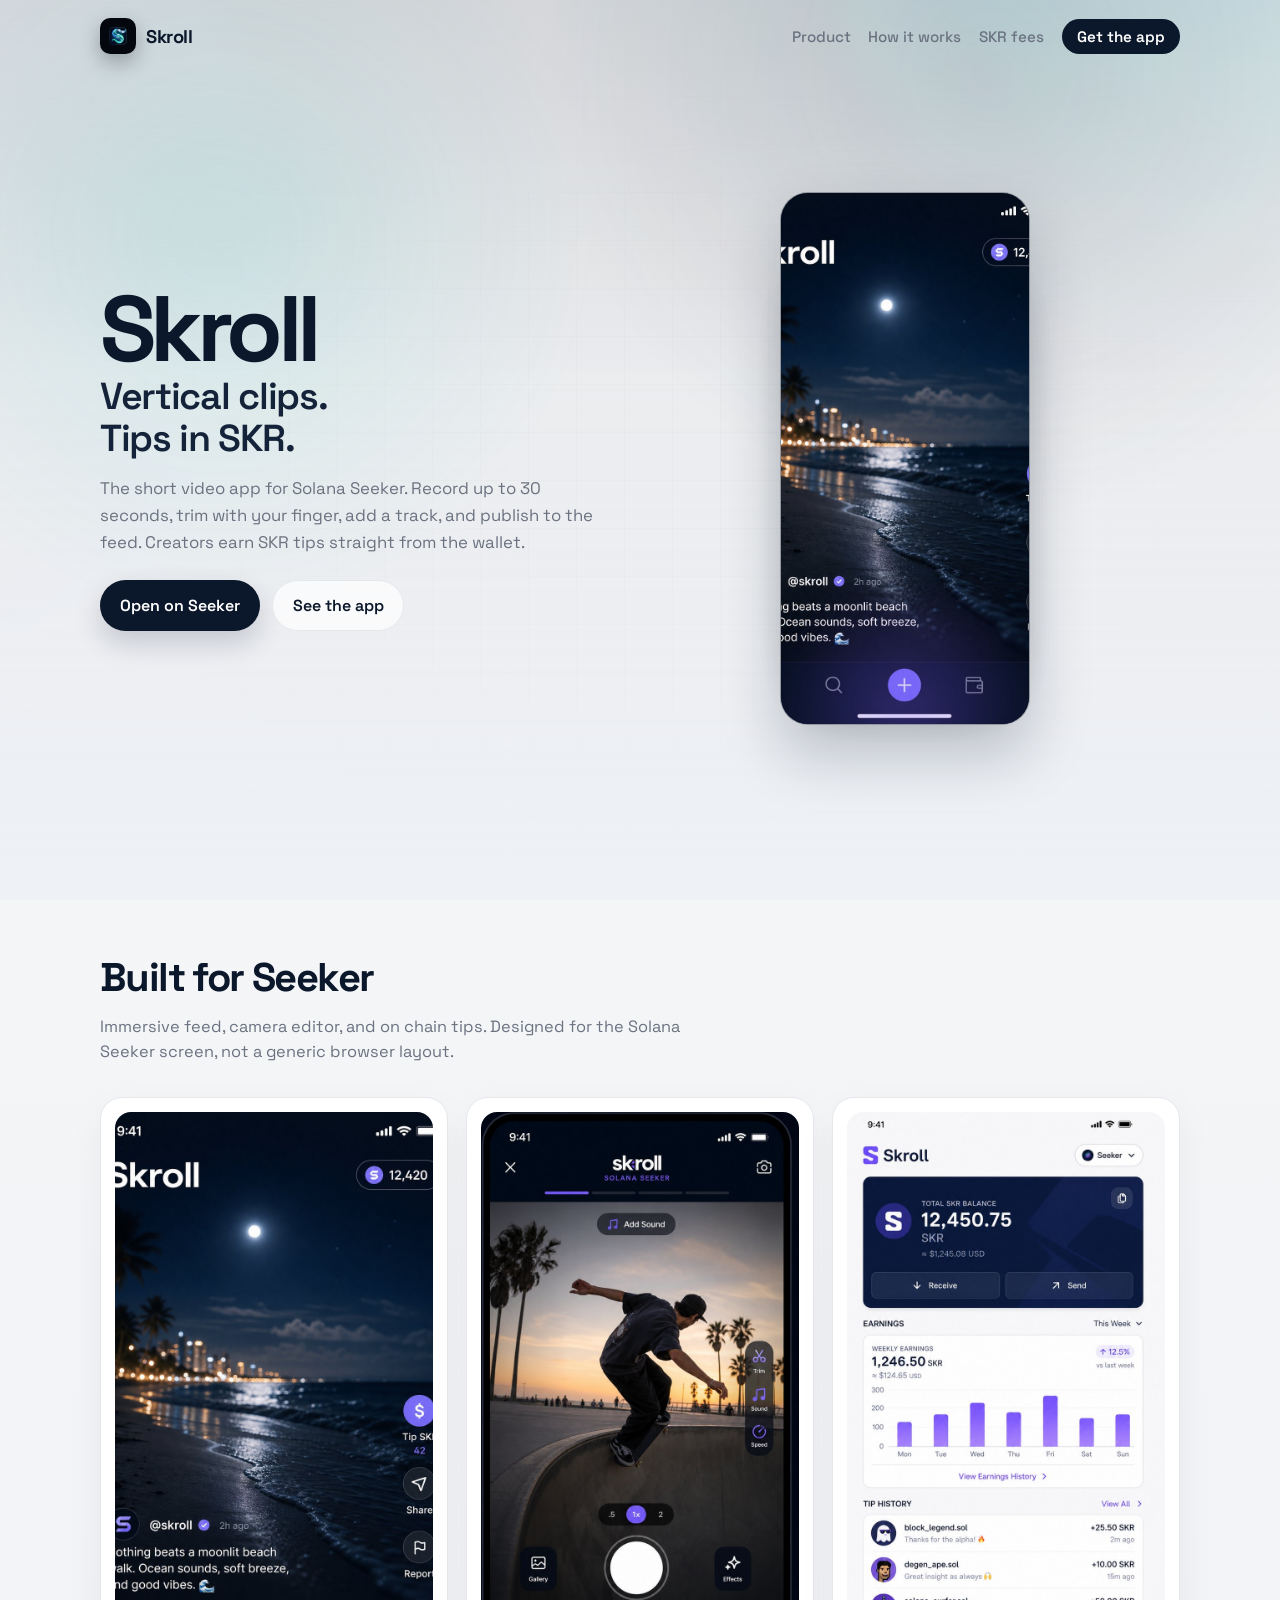
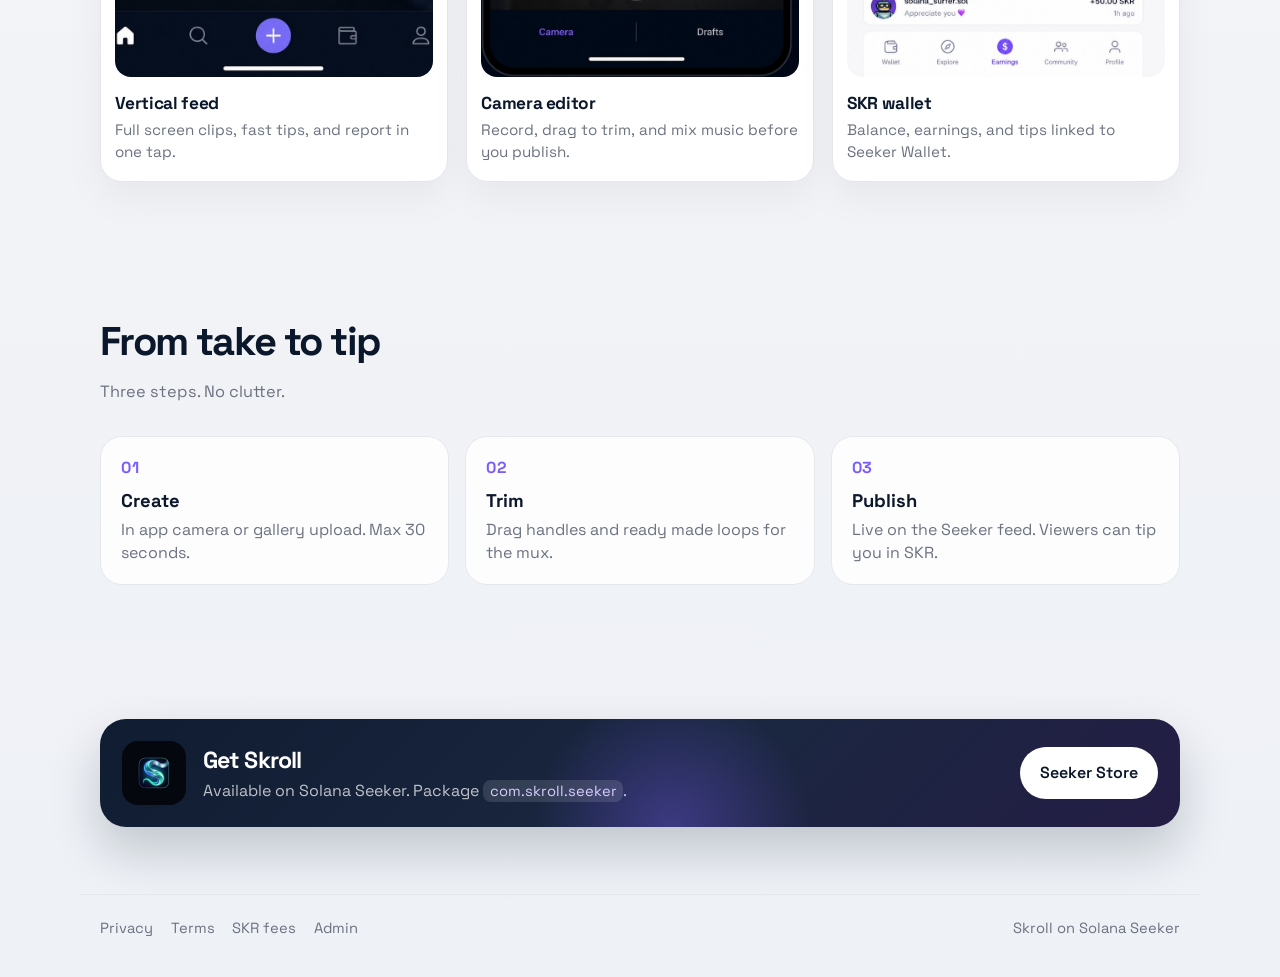
<file: index.html>
<!DOCTYPE html>
<html lang="en">
  <head>
    <meta charset="utf-8" />
    <meta name="viewport" content="width=device-width, initial-scale=1" />
    <title>Skroll | Short video on Solana Seeker</title>
    <meta
      name="description"
      content="Skroll is the vertical clip app for Solana Seeker. Record up to 30 seconds, trim with your finger, add music, and publish. Creators earn tips in SKR."
    />
    <meta property="og:title" content="Skroll" />
    <meta
      property="og:description"
      content="Vertical clips on Solana Seeker. Tip in SKR, fast editor, light feed."
    />
    <meta property="og:type" content="website" />
    <link rel="icon" href="./icon.png" type="image/png" />
    <link rel="preconnect" href="https://fonts.googleapis.com" />
    <link rel="preconnect" href="https://fonts.gstatic.com" crossorigin />
    <link
      href="https://fonts.googleapis.com/css2?family=Space+Grotesk:wght@400;500;600;700&display=swap"
      rel="stylesheet"
    />
    <link rel="stylesheet" href="./styles.css" />
  </head>
  <body>
    <div class="bg-stage" aria-hidden="true"><img src="./bg.jpg" alt="" /></div>
    <div class="aurora" aria-hidden="true"></div>
    <div class="grid-fade" aria-hidden="true"></div>

    <header class="top">
      <a class="brand" href="./">
        <img src="./logo.png" alt="" width="36" height="36" />
        <span>Skroll</span>
      </a>
      <nav>
        <a href="#product">Product</a>
        <a href="#flow">How it works</a>
        <a href="./skr.html">SKR fees</a>
        <a class="nav-cta" href="#get">Get the app</a>
      </nav>
    </header>

    <main>
      <section class="hero">
        <div class="hero-copy">
          <p class="brand-lockup">Skroll</p>
          <h1>Vertical clips.<br />Tips in SKR.</h1>
          <p class="lede">
            The short video app for Solana Seeker. Record up to 30 seconds, trim with your finger,
            add a track, and publish to the feed. Creators earn SKR tips straight from the wallet.
          </p>
          <div class="cta-row">
            <a class="btn primary" href="#get">Open on Seeker</a>
            <a class="btn ghost" href="#product">See the app</a>
          </div>
        </div>

        <div class="hero-phones" aria-label="Skroll app preview">
          <figure class="phone phone-side phone-left reveal">
            <img src="./screens/create.jpg" alt="Skroll create screen" />
          </figure>
          <figure class="phone phone-main reveal">
            <img src="./screens/feed.jpg" alt="Skroll vertical feed" />
            <div class="phone-glow" aria-hidden="true"></div>
          </figure>
          <figure class="phone phone-side phone-right reveal">
            <img src="./screens/wallet.jpg" alt="Skroll wallet and SKR earnings" />
          </figure>
        </div>
      </section>

      <section id="product" class="section product">
        <h2>Built for Seeker</h2>
        <p class="section-lede">
          Immersive feed, camera editor, and on chain tips. Designed for the Solana Seeker screen,
          not a generic browser layout.
        </p>

        <div class="showcase">
          <article class="shot reveal">
            <div class="shot-frame">
              <img src="./screens/feed.jpg" alt="Skroll feed" />
            </div>
            <h3>Vertical feed</h3>
            <p>Full screen clips, fast tips, and report in one tap.</p>
          </article>
          <article class="shot reveal">
            <div class="shot-frame">
              <img src="./screens/create.jpg" alt="Skroll editor" />
            </div>
            <h3>Camera editor</h3>
            <p>Record, drag to trim, and mix music before you publish.</p>
          </article>
          <article class="shot reveal">
            <div class="shot-frame">
              <img src="./screens/wallet.jpg" alt="Skroll wallet" />
            </div>
            <h3>SKR wallet</h3>
            <p>Balance, earnings, and tips linked to Seeker Wallet.</p>
          </article>
        </div>
      </section>

      <section id="flow" class="section flow">
        <h2>From take to tip</h2>
        <p class="section-lede">Three steps. No clutter.</p>
        <ol class="steps">
          <li class="reveal">
            <span>01</span>
            <h3>Create</h3>
            <p>In app camera or gallery upload. Max 30 seconds.</p>
          </li>
          <li class="reveal">
            <span>02</span>
            <h3>Trim</h3>
            <p>Drag handles and ready made loops for the mux.</p>
          </li>
          <li class="reveal">
            <span>03</span>
            <h3>Publish</h3>
            <p>Live on the Seeker feed. Viewers can tip you in SKR.</p>
          </li>
        </ol>
      </section>

      <section id="get" class="section get">
        <div class="get-panel reveal">
          <img src="./logo.png" alt="Skroll icon" width="64" height="64" />
          <div>
            <h2>Get Skroll</h2>
            <p>
              Available on Solana Seeker. Package
              <code>com.skroll.seeker</code>.
            </p>
          </div>
          <a
            class="btn primary"
            href="https://solanamobile.com/"
            target="_blank"
            rel="noreferrer"
            >Seeker Store</a
          >
        </div>
      </section>
    </main>

    <footer>
      <div class="footer-links">
        <a href="./privacy.html">Privacy</a>
        <a href="./terms.html">Terms</a>
        <a href="./skr.html">SKR fees</a>
        <a href="./admin.html">Admin</a>
      </div>
      <span>Skroll on Solana Seeker</span>
    </footer>

    <script src="./app.js"></script>
  </body>
</html>
</file>
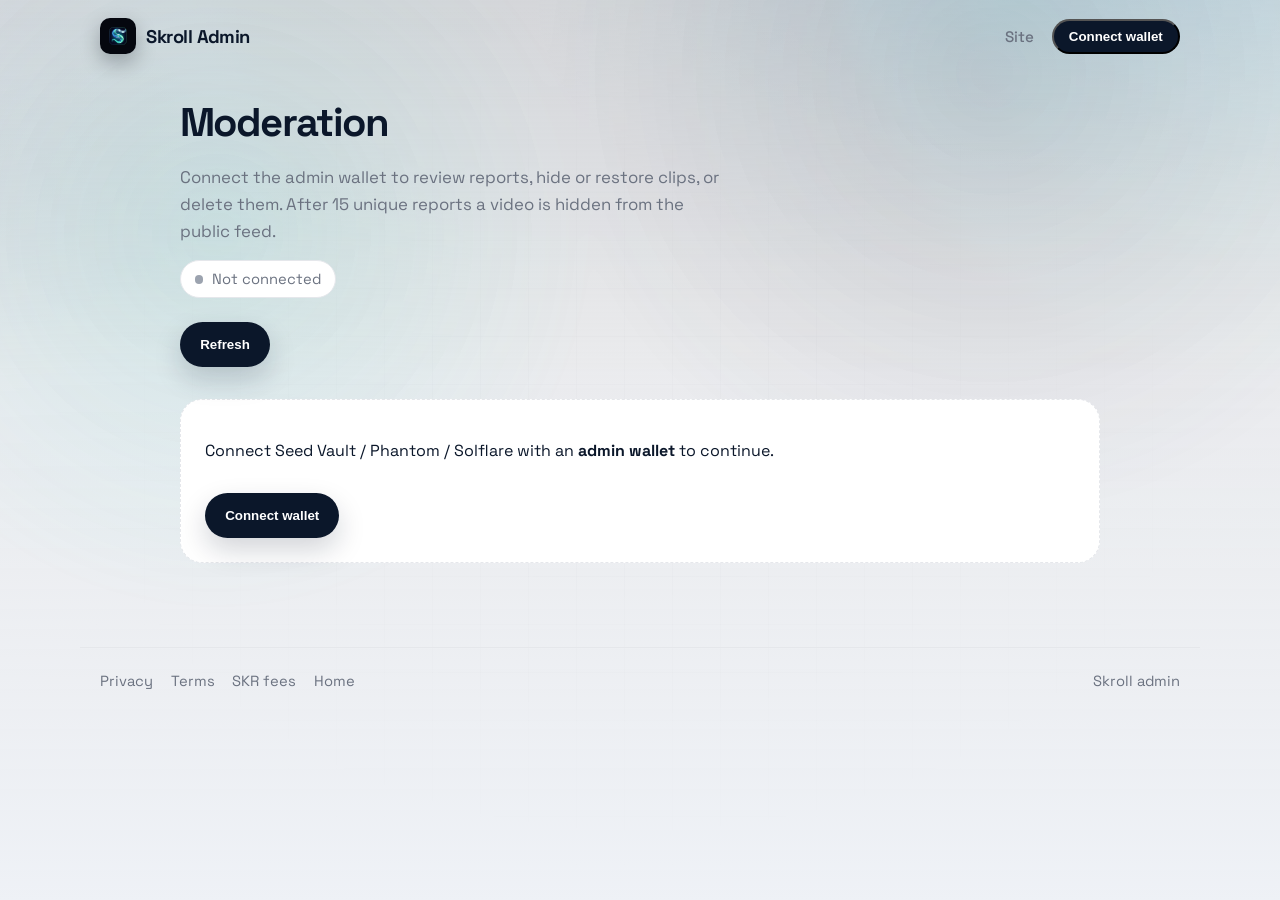
<file: admin.html>
<!DOCTYPE html>
<html lang="en">
  <head>
    <meta charset="utf-8" />
    <meta name="viewport" content="width=device-width, initial-scale=1" />
    <title>Skroll Admin</title>
    <meta name="robots" content="noindex" />
    <link rel="icon" href="./icon.png" type="image/png" />
    <link rel="preconnect" href="https://fonts.googleapis.com" />
    <link rel="preconnect" href="https://fonts.gstatic.com" crossorigin />
    <link
      href="https://fonts.googleapis.com/css2?family=Space+Grotesk:wght@400;500;600;700&display=swap"
      rel="stylesheet"
    />
    <link rel="stylesheet" href="./styles.css" />
    <link rel="stylesheet" href="./admin.css" />
  </head>
  <body>
    <div class="bg-stage" aria-hidden="true"><img src="./bg.jpg" alt="" /></div>
    <div class="aurora" aria-hidden="true"></div>
    <div class="grid-fade" aria-hidden="true"></div>

    <header class="top">
      <a class="brand" href="./">
        <img src="./logo.png" alt="" width="36" height="36" />
        <span>Skroll Admin</span>
      </a>
      <nav>
        <a href="./">Site</a>
        <button class="nav-cta" type="button" id="connectBtn">Connect wallet</button>
      </nav>
    </header>

    <main class="admin">
      <section class="admin-hero">
        <h1>Moderation</h1>
        <p class="lede">
          Connect the admin wallet to review reports, hide or restore clips, or delete them.
          After 15 unique reports a video is hidden from the public feed.
        </p>
        <div class="session" id="session">
          <span class="dot" id="sessionDot"></span>
          <span id="sessionLabel">Not connected</span>
        </div>
      </section>

      <section class="admin-toolbar" id="toolbar" hidden>
        <button class="btn primary" type="button" id="refreshBtn">Refresh</button>
        <span id="stats" class="muted"></span>
      </section>

      <p class="err" id="error" hidden></p>

      <div class="gate" id="gate">
        <p>Connect Seed Vault / Phantom / Solflare with an <strong>admin wallet</strong> to continue.</p>
        <button class="btn primary" type="button" id="connectBtn2">Connect wallet</button>
      </div>

      <div class="admin-list" id="list" hidden></div>
    </main>

    <footer>
      <div class="footer-links">
        <a href="./privacy.html">Privacy</a>
        <a href="./terms.html">Terms</a>
        <a href="./skr.html">SKR fees</a>
        <a href="./">Home</a>
      </div>
      <span>Skroll admin</span>
    </footer>

    <script src="./admin.js"></script>
  </body>
</html>
</file>
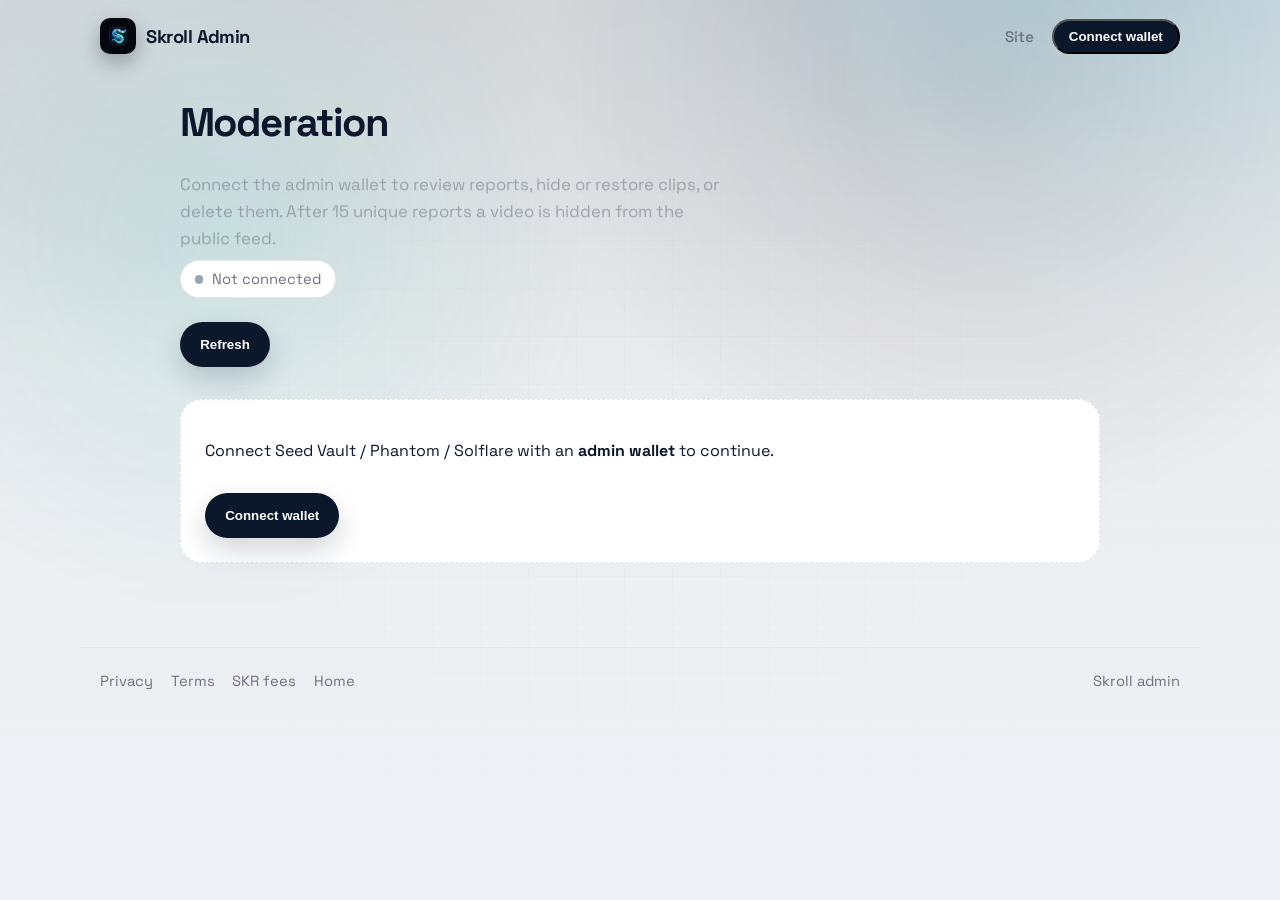
<file: moderation.html>
<!DOCTYPE html>
<html lang="en">
  <head>
    <meta charset="utf-8" />
    <meta http-equiv="refresh" content="0; url=./admin.html" />
    <title>Redirecting…</title>
    <link rel="canonical" href="./admin.html" />
  </head>
  <body>
    <p>Moved to <a href="./admin.html">Admin</a>.</p>
  </body>
</html>
</file>
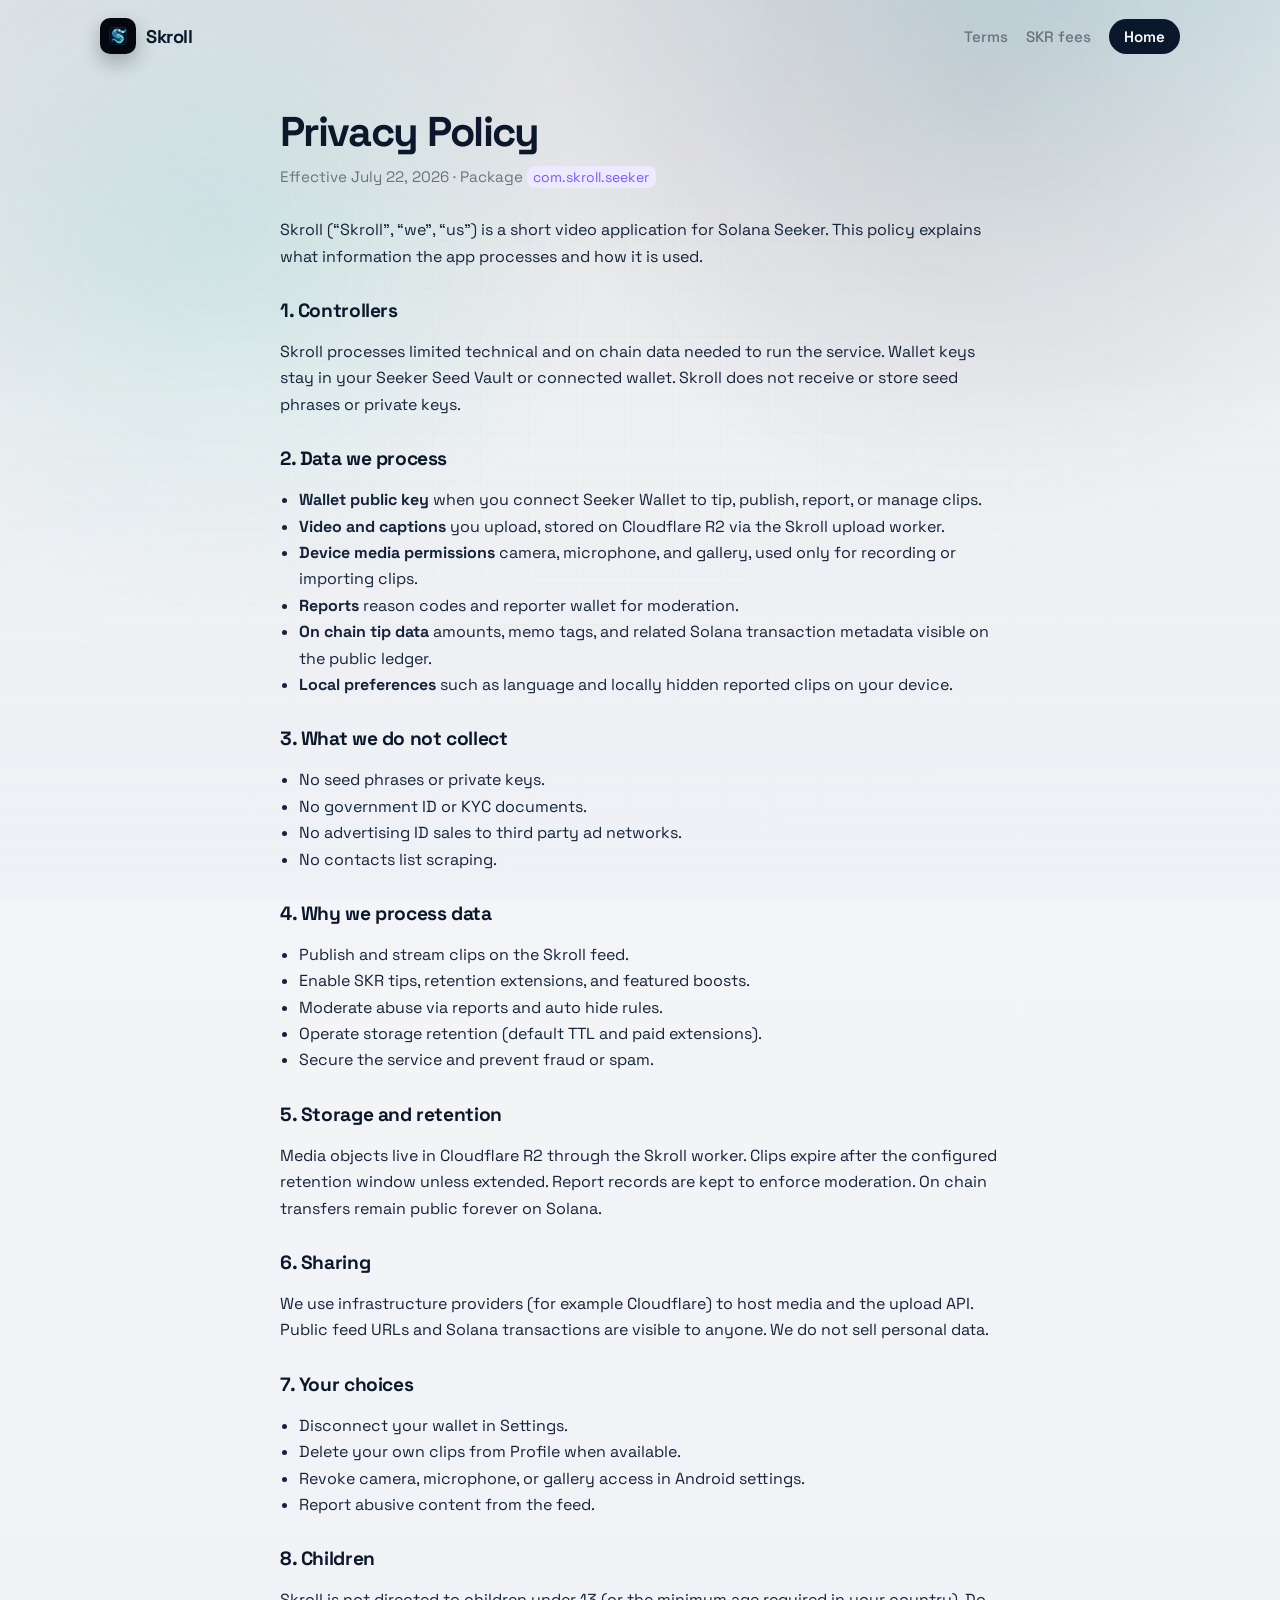
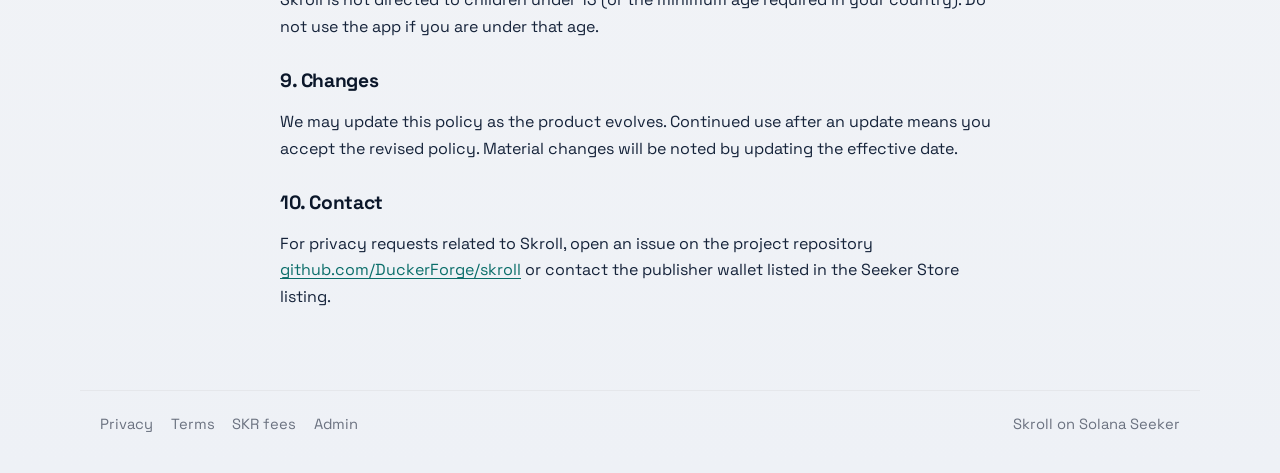
<file: privacy.html>
<!DOCTYPE html>
<html lang="en">
  <head>
    <meta charset="utf-8" />
    <meta name="viewport" content="width=device-width, initial-scale=1" />
    <title>Privacy Policy | Skroll</title>
    <meta name="description" content="Skroll privacy policy for the Solana Seeker short video app." />
    <link rel="icon" href="./icon.png" type="image/png" />
    <link rel="preconnect" href="https://fonts.googleapis.com" />
    <link rel="preconnect" href="https://fonts.gstatic.com" crossorigin />
    <link href="https://fonts.googleapis.com/css2?family=Space+Grotesk:wght@400;500;600;700&display=swap" rel="stylesheet" />
    <link rel="stylesheet" href="./styles.css" />
    <link rel="stylesheet" href="./legal.css" />
  </head>
  <body>
    <div class="bg-stage" aria-hidden="true"><img src="./bg.jpg" alt="" /></div>
    <div class="aurora" aria-hidden="true"></div>
    <div class="grid-fade" aria-hidden="true"></div>

    <header class="top">
      <a class="brand" href="./">
        <img src="./logo.png" alt="" width="36" height="36" />
        <span>Skroll</span>
      </a>
      <nav>
        <a href="./terms.html">Terms</a>
        <a href="./skr.html">SKR fees</a>
        <a class="nav-cta" href="./">Home</a>
      </nav>
    </header>

    <main class="legal">
      <h1>Privacy Policy</h1>
      <p class="meta">Effective July 22, 2026 · Package <code>com.skroll.seeker</code></p>

      <p>
        Skroll (“Skroll”, “we”, “us”) is a short video application for Solana Seeker.
        This policy explains what information the app processes and how it is used.
      </p>

      <h2>1. Controllers</h2>
      <p>
        Skroll processes limited technical and on chain data needed to run the service.
        Wallet keys stay in your Seeker Seed Vault or connected wallet. Skroll does not
        receive or store seed phrases or private keys.
      </p>

      <h2>2. Data we process</h2>
      <ul>
        <li><strong>Wallet public key</strong> when you connect Seeker Wallet to tip, publish, report, or manage clips.</li>
        <li><strong>Video and captions</strong> you upload, stored on Cloudflare R2 via the Skroll upload worker.</li>
        <li><strong>Device media permissions</strong> camera, microphone, and gallery, used only for recording or importing clips.</li>
        <li><strong>Reports</strong> reason codes and reporter wallet for moderation.</li>
        <li><strong>On chain tip data</strong> amounts, memo tags, and related Solana transaction metadata visible on the public ledger.</li>
        <li><strong>Local preferences</strong> such as language and locally hidden reported clips on your device.</li>
      </ul>

      <h2>3. What we do not collect</h2>
      <ul>
        <li>No seed phrases or private keys.</li>
        <li>No government ID or KYC documents.</li>
        <li>No advertising ID sales to third party ad networks.</li>
        <li>No contacts list scraping.</li>
      </ul>

      <h2>4. Why we process data</h2>
      <ul>
        <li>Publish and stream clips on the Skroll feed.</li>
        <li>Enable SKR tips, retention extensions, and featured boosts.</li>
        <li>Moderate abuse via reports and auto hide rules.</li>
        <li>Operate storage retention (default TTL and paid extensions).</li>
        <li>Secure the service and prevent fraud or spam.</li>
      </ul>

      <h2>5. Storage and retention</h2>
      <p>
        Media objects live in Cloudflare R2 through the Skroll worker. Clips expire after the
        configured retention window unless extended. Report records are kept to enforce
        moderation. On chain transfers remain public forever on Solana.
      </p>

      <h2>6. Sharing</h2>
      <p>
        We use infrastructure providers (for example Cloudflare) to host media and the upload API.
        Public feed URLs and Solana transactions are visible to anyone. We do not sell personal data.
      </p>

      <h2>7. Your choices</h2>
      <ul>
        <li>Disconnect your wallet in Settings.</li>
        <li>Delete your own clips from Profile when available.</li>
        <li>Revoke camera, microphone, or gallery access in Android settings.</li>
        <li>Report abusive content from the feed.</li>
      </ul>

      <h2>8. Children</h2>
      <p>
        Skroll is not directed to children under 13 (or the minimum age required in your country).
        Do not use the app if you are under that age.
      </p>

      <h2>9. Changes</h2>
      <p>
        We may update this policy as the product evolves. Continued use after an update means
        you accept the revised policy. Material changes will be noted by updating the effective date.
      </p>

      <h2>10. Contact</h2>
      <p>
        For privacy requests related to Skroll, open an issue on the project repository
        <a href="https://github.com/DuckerForge/skroll">github.com/DuckerForge/skroll</a>
        or contact the publisher wallet listed in the Seeker Store listing.
      </p>
    </main>

    <footer>
      <div class="footer-links">
        <a href="./privacy.html">Privacy</a>
        <a href="./terms.html">Terms</a>
        <a href="./skr.html">SKR fees</a>
        <a href="./admin.html">Admin</a>
      </div>
      <span>Skroll on Solana Seeker</span>
    </footer>
  </body>
</html>
</file>
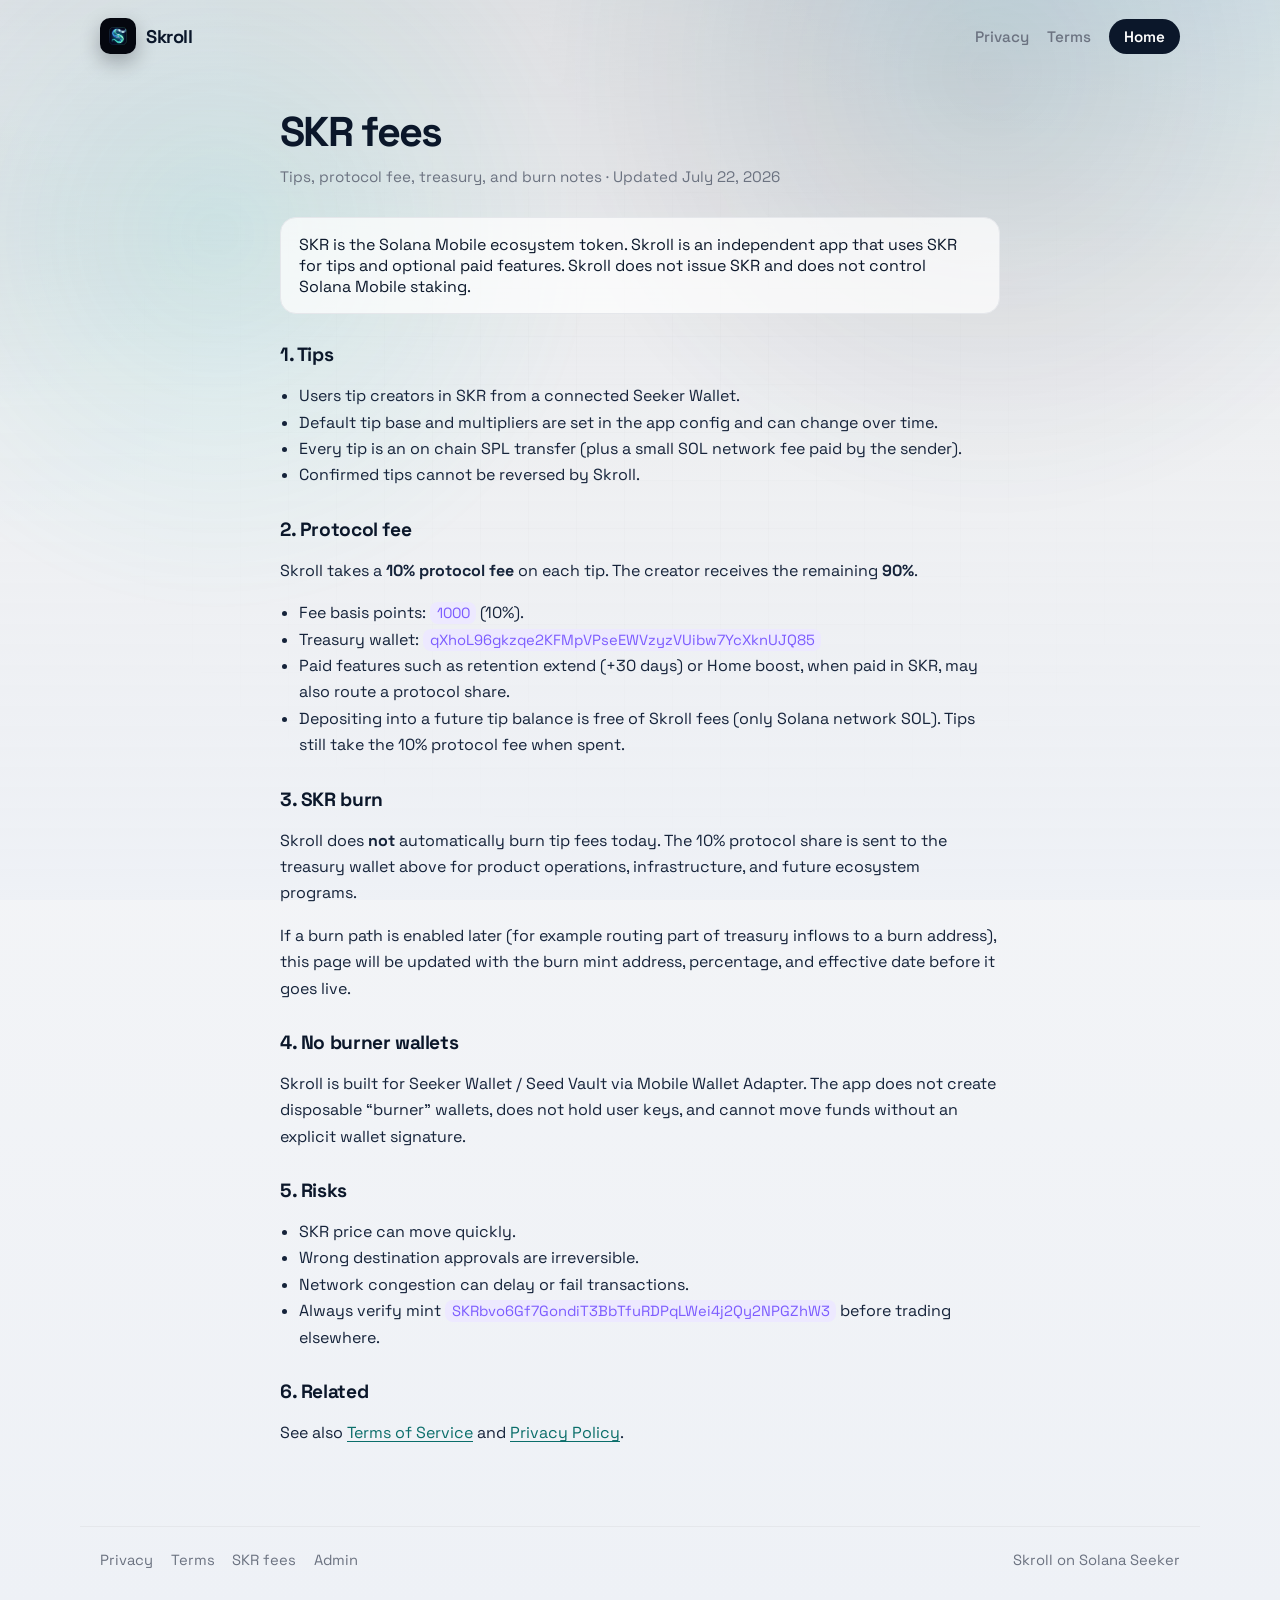
<file: skr.html>
<!DOCTYPE html>
<html lang="en">
  <head>
    <meta charset="utf-8" />
    <meta name="viewport" content="width=device-width, initial-scale=1" />
    <title>SKR fees | Skroll</title>
    <meta
      name="description"
      content="How Skroll tips work in SKR, protocol fee, treasury wallet, and burn policy."
    />
    <link rel="icon" href="./icon.png" type="image/png" />
    <link rel="preconnect" href="https://fonts.googleapis.com" />
    <link rel="preconnect" href="https://fonts.gstatic.com" crossorigin />
    <link href="https://fonts.googleapis.com/css2?family=Space+Grotesk:wght@400;500;600;700&display=swap" rel="stylesheet" />
    <link rel="stylesheet" href="./styles.css" />
    <link rel="stylesheet" href="./legal.css" />
  </head>
  <body>
    <div class="bg-stage" aria-hidden="true"><img src="./bg.jpg" alt="" /></div>
    <div class="aurora" aria-hidden="true"></div>
    <div class="grid-fade" aria-hidden="true"></div>

    <header class="top">
      <a class="brand" href="./">
        <img src="./logo.png" alt="" width="36" height="36" />
        <span>Skroll</span>
      </a>
      <nav>
        <a href="./privacy.html">Privacy</a>
        <a href="./terms.html">Terms</a>
        <a class="nav-cta" href="./">Home</a>
      </nav>
    </header>

    <main class="legal">
      <h1>SKR fees</h1>
      <p class="meta">Tips, protocol fee, treasury, and burn notes · Updated July 22, 2026</p>

      <div class="callout">
        SKR is the Solana Mobile ecosystem token. Skroll is an independent app that uses SKR for tips
        and optional paid features. Skroll does not issue SKR and does not control Solana Mobile staking.
      </div>

      <h2>1. Tips</h2>
      <ul>
        <li>Users tip creators in SKR from a connected Seeker Wallet.</li>
        <li>Default tip base and multipliers are set in the app config and can change over time.</li>
        <li>Every tip is an on chain SPL transfer (plus a small SOL network fee paid by the sender).</li>
        <li>Confirmed tips cannot be reversed by Skroll.</li>
      </ul>

      <h2>2. Protocol fee</h2>
      <p>
        Skroll takes a <strong>10% protocol fee</strong> on each tip. The creator receives the remaining
        <strong>90%</strong>.
      </p>
      <ul>
        <li>Fee basis points: <code>1000</code> (10%).</li>
        <li>Treasury wallet: <code>qXhoL96gkzqe2KFMpVPseEWVzyzVUibw7YcXknUJQ85</code></li>
        <li>Paid features such as retention extend (+30 days) or Home boost, when paid in SKR, may also route a protocol share.</li>
        <li>Depositing into a future tip balance is free of Skroll fees (only Solana network SOL). Tips still take the 10% protocol fee when spent.</li>
      </ul>

      <h2>3. SKR burn</h2>
      <p>
        Skroll does <strong>not</strong> automatically burn tip fees today. The 10% protocol share is sent
        to the treasury wallet above for product operations, infrastructure, and future ecosystem programs.
      </p>
      <p>
        If a burn path is enabled later (for example routing part of treasury inflows to a burn address),
        this page will be updated with the burn mint address, percentage, and effective date before it goes live.
      </p>

      <h2>4. No burner wallets</h2>
      <p>
        Skroll is built for Seeker Wallet / Seed Vault via Mobile Wallet Adapter. The app does not create
        disposable “burner” wallets, does not hold user keys, and cannot move funds without an explicit
        wallet signature.
      </p>

      <h2>5. Risks</h2>
      <ul>
        <li>SKR price can move quickly.</li>
        <li>Wrong destination approvals are irreversible.</li>
        <li>Network congestion can delay or fail transactions.</li>
        <li>Always verify mint <code>SKRbvo6Gf7GondiT3BbTfuRDPqLWei4j2Qy2NPGZhW3</code> before trading elsewhere.</li>
      </ul>

      <h2>6. Related</h2>
      <p>
        See also <a href="./terms.html">Terms of Service</a> and
        <a href="./privacy.html">Privacy Policy</a>.
      </p>
    </main>

    <footer>
      <div class="footer-links">
        <a href="./privacy.html">Privacy</a>
        <a href="./terms.html">Terms</a>
        <a href="./skr.html">SKR fees</a>
        <a href="./admin.html">Admin</a>
      </div>
      <span>Skroll on Solana Seeker</span>
    </footer>
  </body>
</html>
</file>
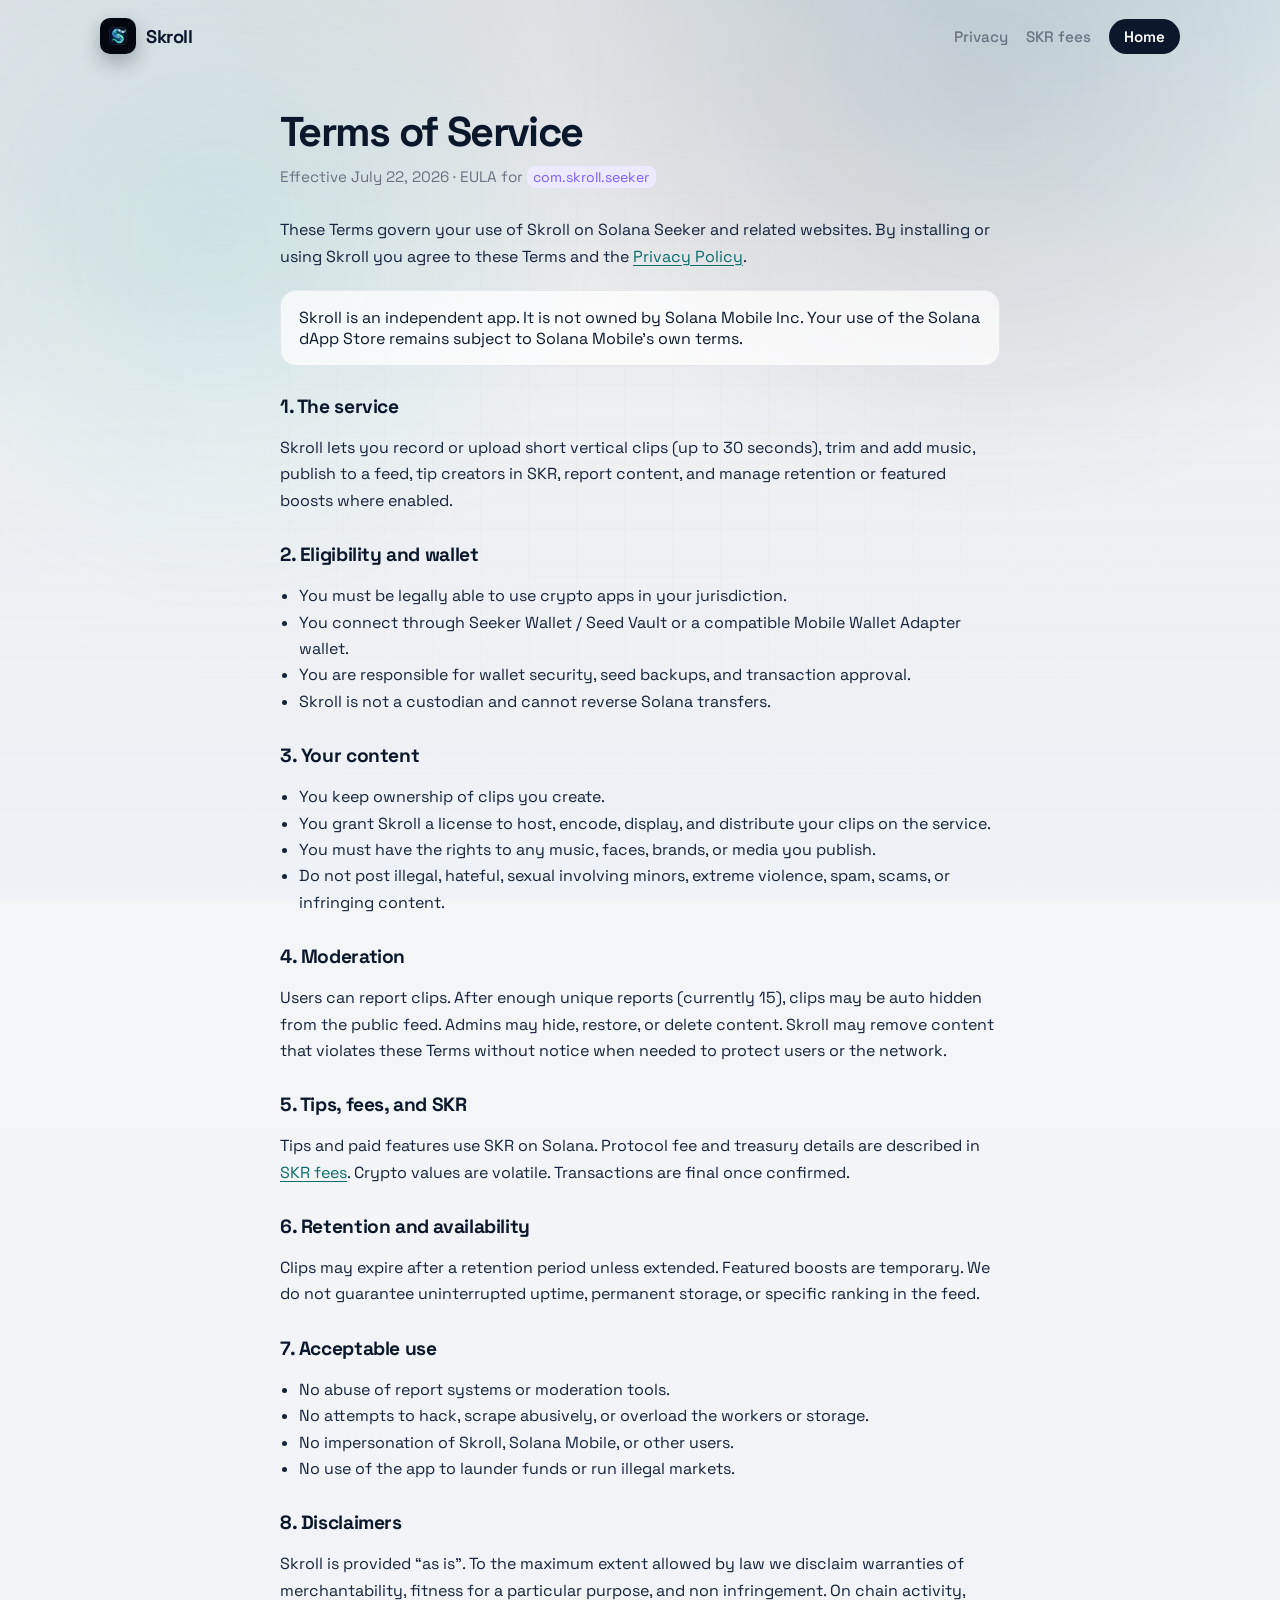
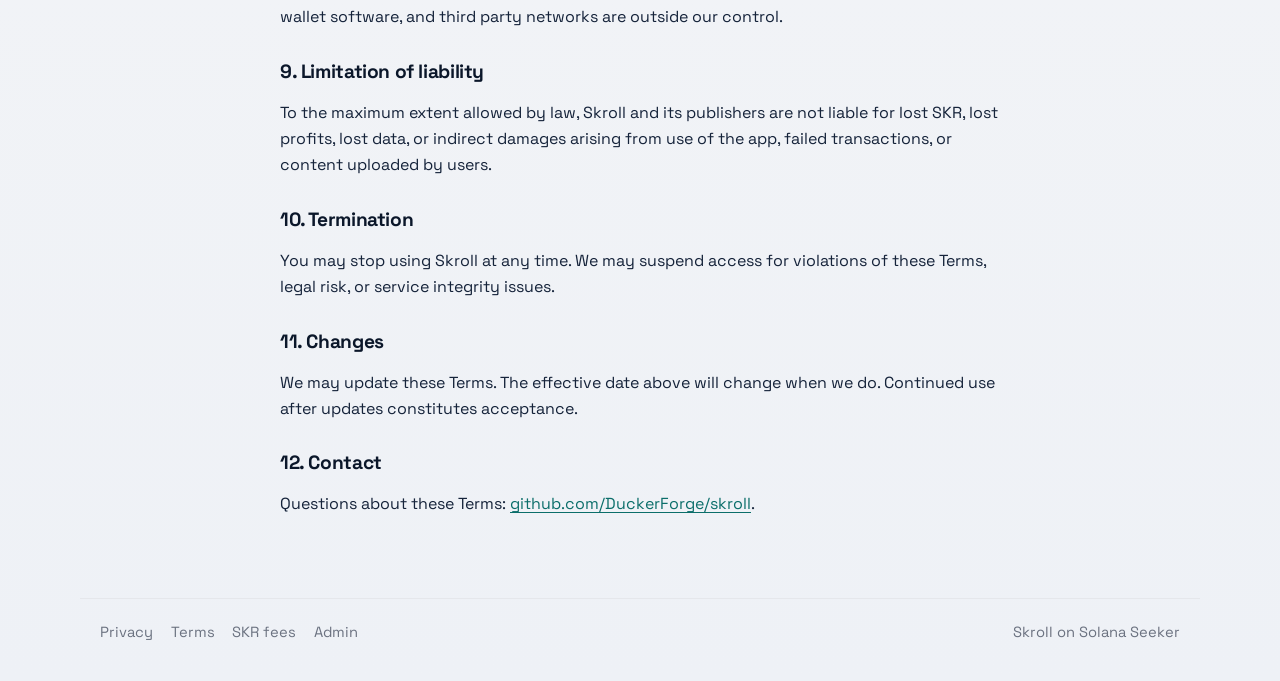
<file: terms.html>
<!DOCTYPE html>
<html lang="en">
  <head>
    <meta charset="utf-8" />
    <meta name="viewport" content="width=device-width, initial-scale=1" />
    <title>Terms of Service | Skroll</title>
    <meta name="description" content="Skroll terms of service and end user license terms for Solana Seeker." />
    <link rel="icon" href="./icon.png" type="image/png" />
    <link rel="preconnect" href="https://fonts.googleapis.com" />
    <link rel="preconnect" href="https://fonts.gstatic.com" crossorigin />
    <link href="https://fonts.googleapis.com/css2?family=Space+Grotesk:wght@400;500;600;700&display=swap" rel="stylesheet" />
    <link rel="stylesheet" href="./styles.css" />
    <link rel="stylesheet" href="./legal.css" />
  </head>
  <body>
    <div class="bg-stage" aria-hidden="true"><img src="./bg.jpg" alt="" /></div>
    <div class="aurora" aria-hidden="true"></div>
    <div class="grid-fade" aria-hidden="true"></div>

    <header class="top">
      <a class="brand" href="./">
        <img src="./logo.png" alt="" width="36" height="36" />
        <span>Skroll</span>
      </a>
      <nav>
        <a href="./privacy.html">Privacy</a>
        <a href="./skr.html">SKR fees</a>
        <a class="nav-cta" href="./">Home</a>
      </nav>
    </header>

    <main class="legal">
      <h1>Terms of Service</h1>
      <p class="meta">Effective July 22, 2026 · EULA for <code>com.skroll.seeker</code></p>

      <p>
        These Terms govern your use of Skroll on Solana Seeker and related websites.
        By installing or using Skroll you agree to these Terms and the
        <a href="./privacy.html">Privacy Policy</a>.
      </p>

      <div class="callout">
        Skroll is an independent app. It is not owned by Solana Mobile Inc.
        Your use of the Solana dApp Store remains subject to Solana Mobile’s own terms.
      </div>

      <h2>1. The service</h2>
      <p>
        Skroll lets you record or upload short vertical clips (up to 30 seconds), trim and add music,
        publish to a feed, tip creators in SKR, report content, and manage retention or featured boosts
        where enabled.
      </p>

      <h2>2. Eligibility and wallet</h2>
      <ul>
        <li>You must be legally able to use crypto apps in your jurisdiction.</li>
        <li>You connect through Seeker Wallet / Seed Vault or a compatible Mobile Wallet Adapter wallet.</li>
        <li>You are responsible for wallet security, seed backups, and transaction approval.</li>
        <li>Skroll is not a custodian and cannot reverse Solana transfers.</li>
      </ul>

      <h2>3. Your content</h2>
      <ul>
        <li>You keep ownership of clips you create.</li>
        <li>You grant Skroll a license to host, encode, display, and distribute your clips on the service.</li>
        <li>You must have the rights to any music, faces, brands, or media you publish.</li>
        <li>Do not post illegal, hateful, sexual involving minors, extreme violence, spam, scams, or infringing content.</li>
      </ul>

      <h2>4. Moderation</h2>
      <p>
        Users can report clips. After enough unique reports (currently 15), clips may be auto hidden
        from the public feed. Admins may hide, restore, or delete content. Skroll may remove content
        that violates these Terms without notice when needed to protect users or the network.
      </p>

      <h2>5. Tips, fees, and SKR</h2>
      <p>
        Tips and paid features use SKR on Solana. Protocol fee and treasury details are described in
        <a href="./skr.html">SKR fees</a>. Crypto values are volatile. Transactions are final once confirmed.
      </p>

      <h2>6. Retention and availability</h2>
      <p>
        Clips may expire after a retention period unless extended. Featured boosts are temporary.
        We do not guarantee uninterrupted uptime, permanent storage, or specific ranking in the feed.
      </p>

      <h2>7. Acceptable use</h2>
      <ul>
        <li>No abuse of report systems or moderation tools.</li>
        <li>No attempts to hack, scrape abusively, or overload the workers or storage.</li>
        <li>No impersonation of Skroll, Solana Mobile, or other users.</li>
        <li>No use of the app to launder funds or run illegal markets.</li>
      </ul>

      <h2>8. Disclaimers</h2>
      <p>
        Skroll is provided “as is”. To the maximum extent allowed by law we disclaim warranties of
        merchantability, fitness for a particular purpose, and non infringement. On chain activity,
        wallet software, and third party networks are outside our control.
      </p>

      <h2>9. Limitation of liability</h2>
      <p>
        To the maximum extent allowed by law, Skroll and its publishers are not liable for lost SKR,
        lost profits, lost data, or indirect damages arising from use of the app, failed transactions,
        or content uploaded by users.
      </p>

      <h2>10. Termination</h2>
      <p>
        You may stop using Skroll at any time. We may suspend access for violations of these Terms,
        legal risk, or service integrity issues.
      </p>

      <h2>11. Changes</h2>
      <p>
        We may update these Terms. The effective date above will change when we do. Continued use
        after updates constitutes acceptance.
      </p>

      <h2>12. Contact</h2>
      <p>
        Questions about these Terms:
        <a href="https://github.com/DuckerForge/skroll">github.com/DuckerForge/skroll</a>.
      </p>
    </main>

    <footer>
      <div class="footer-links">
        <a href="./privacy.html">Privacy</a>
        <a href="./terms.html">Terms</a>
        <a href="./skr.html">SKR fees</a>
        <a href="./admin.html">Admin</a>
      </div>
      <span>Skroll on Solana Seeker</span>
    </footer>
  </body>
</html>
</file>
<file: styles.css>
:root {
  --bg: #f4f5f7;
  --bg-deep: #e8ebf1;
  --ink: #0b172a;
  --ink-soft: #15233a;
  --muted: #6b7280;
  --line: #e5e7eb;
  --card: #ffffff;
  --purple: #7c5cff;
  --purple-soft: #ede9ff;
  --navy: #0b172a;
  --font: "Space Grotesk", system-ui, sans-serif;
  --max: 1120px;
  --radius: 22px;
}

* {
  box-sizing: border-box;
}

html {
  scroll-behavior: smooth;
}

body {
  margin: 0;
  min-height: 100vh;
  color: var(--ink);
  font-family: var(--font);
  background:
    radial-gradient(900px 520px at 88% -8%, rgba(124, 92, 255, 0.16), transparent 55%),
    radial-gradient(700px 480px at -10% 20%, rgba(11, 23, 42, 0.08), transparent 50%),
    linear-gradient(180deg, #f7f8fb 0%, var(--bg) 40%, #eef1f6 100%);
  overflow-x: hidden;
}

a {
  color: inherit;
  text-decoration: none;
}

code {
  font-family: var(--font);
  font-size: 0.92em;
  color: var(--purple);
  background: var(--purple-soft);
  padding: 0.12rem 0.4rem;
  border-radius: 8px;
}

.bg-stage,
.aurora,
.grid-fade,
.top,
main,
footer {
  position: relative;
  z-index: 1;
}

.bg-stage {
  pointer-events: none;
  position: fixed;
  inset: 0;
  z-index: 0;
  overflow: hidden;
}

.bg-stage img {
  width: 100%;
  height: 100%;
  object-fit: cover;
  opacity: 0.28;
  filter: saturate(0.9) contrast(1.05);
}

.bg-stage::after {
  content: "";
  position: absolute;
  inset: 0;
  background:
    linear-gradient(180deg, rgba(247, 248, 251, 0.5), rgba(244, 245, 247, 0.86) 42%, #eef1f6),
    radial-gradient(900px 500px at 80% 0%, rgba(0, 196, 180, 0.14), transparent 55%),
    radial-gradient(700px 420px at 10% 30%, rgba(11, 23, 42, 0.1), transparent 50%);
}

.aurora {
  pointer-events: none;
  position: fixed;
  inset: -10% -5%;
  z-index: 0;
  background:
    radial-gradient(circle at 20% 30%, rgba(0, 196, 180, 0.1), transparent 28%),
    radial-gradient(circle at 75% 15%, rgba(21, 35, 58, 0.12), transparent 32%);
  filter: blur(8px);
  animation: drift 16s ease-in-out infinite alternate;
}

.grid-fade {
  pointer-events: none;
  position: fixed;
  inset: 0;
  z-index: 0;
  opacity: 0.35;
  background-image:
    linear-gradient(rgba(11, 23, 42, 0.035) 1px, transparent 1px),
    linear-gradient(90deg, rgba(11, 23, 42, 0.035) 1px, transparent 1px);
  background-size: 48px 48px;
  mask-image: radial-gradient(ellipse at center, black 20%, transparent 75%);
}

.top {
  max-width: var(--max);
  margin: 0 auto;
  padding: 1.15rem 1.25rem;
  display: flex;
  align-items: center;
  justify-content: space-between;
  gap: 1rem;
}

.brand {
  display: inline-flex;
  align-items: center;
  gap: 0.65rem;
  font-weight: 700;
  letter-spacing: -0.03em;
  font-size: 1.15rem;
}

.brand img {
  border-radius: 10px;
  box-shadow: 0 8px 20px rgba(5, 7, 15, 0.28);
}

nav {
  display: flex;
  align-items: center;
  gap: 1.1rem;
  color: var(--muted);
  font-size: 0.95rem;
  font-weight: 500;
}

nav a:hover {
  color: var(--ink);
}

.nav-cta {
  color: #fff !important;
  background: var(--navy);
  padding: 0.5rem 0.95rem;
  border-radius: 999px;
  font-weight: 600;
  transition: transform 0.2s ease, background 0.2s ease;
}

.nav-cta:hover {
  transform: translateY(-1px);
  background: var(--ink-soft);
}

.hero {
  max-width: var(--max);
  margin: 0 auto;
  padding: 1rem 1.25rem 3.5rem;
  display: grid;
  grid-template-columns: 0.95fr 1.05fr;
  gap: 2rem;
  align-items: center;
  min-height: calc(100vh - 5.5rem);
}

.brand-lockup {
  margin: 0 0 0.2rem;
  font-size: clamp(3.2rem, 8vw, 5.8rem);
  font-weight: 700;
  letter-spacing: -0.06em;
  line-height: 0.92;
  color: var(--navy);
  animation: rise 0.85s ease both;
}

.hero h1 {
  margin: 0;
  font-size: clamp(1.55rem, 3.2vw, 2.35rem);
  font-weight: 600;
  letter-spacing: -0.035em;
  line-height: 1.12;
  color: var(--ink-soft);
  animation: rise 0.85s ease 0.08s both;
}

.lede {
  margin: 1rem 0 0;
  max-width: 34rem;
  color: var(--muted);
  font-size: 1.05rem;
  line-height: 1.6;
  animation: rise 0.85s ease 0.16s both;
}

.cta-row {
  display: flex;
  flex-wrap: wrap;
  gap: 0.75rem;
  margin-top: 1.5rem;
  animation: rise 0.85s ease 0.24s both;
}

.btn {
  display: inline-flex;
  align-items: center;
  justify-content: center;
  padding: 0.88rem 1.2rem;
  border-radius: 999px;
  font-weight: 600;
  border: 1px solid transparent;
  transition: transform 0.2s ease, background 0.2s ease, border-color 0.2s ease,
    box-shadow 0.2s ease;
}

.btn:hover {
  transform: translateY(-1px);
}

.btn.primary {
  background: var(--navy);
  color: #fff;
  box-shadow: 0 12px 28px rgba(11, 23, 42, 0.18);
}

.btn.primary:hover {
  background: var(--ink-soft);
}

.btn.ghost {
  background: rgba(255, 255, 255, 0.7);
  border-color: var(--line);
  color: var(--ink);
  backdrop-filter: blur(8px);
}

.hero-phones {
  position: relative;
  height: min(640px, 78vh);
  display: grid;
  place-items: center;
  perspective: 1200px;
}

.phone {
  margin: 0;
  position: absolute;
  border-radius: 28px;
  overflow: hidden;
  background: #0b172a;
  border: 1px solid rgba(255, 255, 255, 0.55);
  box-shadow:
    0 30px 60px rgba(11, 23, 42, 0.22),
    0 2px 0 rgba(255, 255, 255, 0.35) inset;
}

.phone img {
  display: block;
  width: 100%;
  height: 100%;
  object-fit: cover;
}

.phone-main {
  width: min(250px, 42vw);
  aspect-ratio: 9 / 19.2;
  z-index: 3;
  animation: floatY 5.5s ease-in-out infinite;
}

.phone-glow {
  position: absolute;
  inset: auto -18% -18% -18%;
  height: 42%;
  background: radial-gradient(circle, rgba(124, 92, 255, 0.35), transparent 68%);
  filter: blur(18px);
  pointer-events: none;
  animation: pulse 3.8s ease-in-out infinite;
}

.phone-side {
  width: min(190px, 30vw);
  aspect-ratio: 9 / 19.2;
  z-index: 2;
  opacity: 0.96;
}

.phone-left {
  transform: translate(-42%, 8%) rotate(-9deg);
  animation: floatY 6.2s ease-in-out 0.4s infinite;
}

.phone-right {
  transform: translate(42%, 12%) rotate(9deg);
  animation: floatY 6.8s ease-in-out 0.8s infinite;
}

.section {
  max-width: var(--max);
  margin: 0 auto;
  padding: 4.2rem 1.25rem;
}

.section h2 {
  margin: 0;
  font-size: clamp(1.7rem, 3.5vw, 2.5rem);
  letter-spacing: -0.04em;
  font-weight: 700;
}

.section-lede {
  margin: 0.7rem 0 0;
  max-width: 38rem;
  color: var(--muted);
  line-height: 1.55;
  font-size: 1.02rem;
}

.showcase {
  margin-top: 2rem;
  display: grid;
  grid-template-columns: repeat(3, 1fr);
  gap: 1.1rem;
}

.shot {
  background: var(--card);
  border: 1px solid var(--line);
  border-radius: var(--radius);
  padding: 0.9rem 0.9rem 1.15rem;
  box-shadow: 0 16px 40px rgba(11, 23, 42, 0.05);
}

.shot-frame {
  border-radius: 16px;
  overflow: hidden;
  background: var(--navy);
  aspect-ratio: 9 / 16;
  margin-bottom: 0.95rem;
}

.shot-frame img {
  width: 100%;
  height: 100%;
  object-fit: cover;
  display: block;
  transition: transform 0.55s ease;
}

.shot:hover .shot-frame img {
  transform: scale(1.035);
}

.shot h3 {
  margin: 0 0 0.3rem;
  font-size: 1.08rem;
  letter-spacing: -0.02em;
}

.shot p {
  margin: 0;
  color: var(--muted);
  line-height: 1.45;
  font-size: 0.95rem;
}

.steps {
  list-style: none;
  margin: 2rem 0 0;
  padding: 0;
  display: grid;
  grid-template-columns: repeat(3, 1fr);
  gap: 1rem;
}

.steps li {
  background: rgba(255, 255, 255, 0.82);
  border: 1px solid var(--line);
  border-radius: var(--radius);
  padding: 1.25rem;
  backdrop-filter: blur(8px);
}

.steps span {
  display: inline-block;
  font-weight: 700;
  color: var(--purple);
  margin-bottom: 0.7rem;
  letter-spacing: 0.04em;
}

.steps h3 {
  margin: 0 0 0.35rem;
  font-size: 1.15rem;
}

.steps p {
  margin: 0;
  color: var(--muted);
  line-height: 1.45;
}

.get-panel {
  display: grid;
  grid-template-columns: auto 1fr auto;
  gap: 1.1rem;
  align-items: center;
  padding: 1.35rem;
  border-radius: calc(var(--radius) + 4px);
  background: linear-gradient(135deg, #101c31, #1a2740 55%, #241d45);
  color: #fff;
  box-shadow: 0 24px 50px rgba(11, 23, 42, 0.2);
  position: relative;
  overflow: hidden;
}

.get-panel::before {
  content: "";
  position: absolute;
  inset: -30% auto auto 40%;
  width: 280px;
  height: 280px;
  background: radial-gradient(circle, rgba(124, 92, 255, 0.35), transparent 70%);
  pointer-events: none;
}

.get-panel > * {
  position: relative;
  z-index: 1;
}

.get-panel img {
  border-radius: 16px;
}

.get-panel h2 {
  margin: 0;
  font-size: 1.45rem;
  color: #fff;
}

.get-panel p {
  margin: 0.35rem 0 0;
  color: rgba(255, 255, 255, 0.72);
}

.get-panel .btn.primary {
  background: #fff;
  color: var(--navy);
  box-shadow: none;
}

.get-panel code {
  background: rgba(255, 255, 255, 0.12);
  color: #d7ccff;
}

footer {
  max-width: var(--max);
  margin: 0 auto;
  padding: 1.5rem 1.25rem 2.5rem;
  display: flex;
  justify-content: space-between;
  gap: 1rem;
  flex-wrap: wrap;
  color: var(--muted);
  border-top: 1px solid var(--line);
  font-size: 0.92rem;
}

.footer-links {
  display: flex;
  flex-wrap: wrap;
  gap: 0.85rem 1.1rem;
  align-items: center;
}

.footer-links a:hover {
  color: var(--ink);
}

.reveal {
  opacity: 0;
  transform: translateY(18px);
  transition: opacity 0.7s ease, transform 0.7s ease;
}

.reveal.in {
  opacity: 1;
  transform: translateY(0);
}

@keyframes rise {
  from {
    opacity: 0;
    transform: translateY(16px);
  }
  to {
    opacity: 1;
    transform: translateY(0);
  }
}

@keyframes floatY {
  0%,
  100% {
    translate: 0 0;
  }
  50% {
    translate: 0 -10px;
  }
}

@keyframes pulse {
  0%,
  100% {
    opacity: 0.55;
  }
  50% {
    opacity: 1;
  }
}

@keyframes drift {
  from {
    transform: translate3d(0, 0, 0) scale(1);
  }
  to {
    transform: translate3d(2%, 1.5%, 0) scale(1.04);
  }
}

@media (max-width: 960px) {
  .hero {
    grid-template-columns: 1fr;
    min-height: auto;
    padding-top: 0.5rem;
  }

  .hero-phones {
    order: -1;
    height: 420px;
    margin-bottom: 0.5rem;
  }

  .phone-main {
    width: min(200px, 48vw);
  }

  .phone-side {
    width: min(150px, 34vw);
  }

  .showcase,
  .steps {
    grid-template-columns: 1fr;
  }

  .get-panel {
    grid-template-columns: 1fr;
    justify-items: start;
  }

  nav a:not(.nav-cta) {
    display: none;
  }
}

@media (prefers-reduced-motion: reduce) {
  .aurora,
  .phone-main,
  .phone-side,
  .phone-glow,
  .reveal {
    animation: none !important;
    transition: none !important;
  }

  .reveal {
    opacity: 1;
    transform: none;
  }
}

/* Shared admin tokens (light professional) */
.admin,
.mod {
  max-width: 960px;
  margin: 0 auto;
  padding: 1.5rem 1.25rem 4rem;
}
</file>
<file: admin.css>
.admin-hero h1 {
  margin: 0;
  letter-spacing: -0.04em;
  font-size: clamp(1.8rem, 4vw, 2.5rem);
}

.session {
  margin-top: 1rem;
  display: inline-flex;
  align-items: center;
  gap: 0.55rem;
  padding: 0.55rem 0.85rem;
  border-radius: 999px;
  border: 1px solid var(--line);
  background: var(--card);
  color: var(--muted);
  font-size: 0.92rem;
}

.session .dot {
  width: 0.55rem;
  height: 0.55rem;
  border-radius: 50%;
  background: #9ca3af;
}

.session.on .dot {
  background: var(--purple);
  box-shadow: 0 0 0 4px rgba(124, 92, 255, 0.2);
}

.session.on {
  color: var(--ink);
}

.admin-toolbar {
  margin-top: 1.5rem;
  display: flex;
  align-items: center;
  gap: 1rem;
  flex-wrap: wrap;
}

.muted {
  color: var(--muted);
}

.gate {
  margin-top: 2rem;
  padding: 1.5rem;
  border: 1px dashed var(--line);
  border-radius: var(--radius);
  background: var(--card);
  display: grid;
  gap: 1rem;
  justify-items: start;
}

.admin-list {
  margin-top: 1.25rem;
  display: grid;
  gap: 0.85rem;
}

.clip {
  display: grid;
  grid-template-columns: 96px 1fr auto;
  gap: 1rem;
  padding: 0.9rem;
  border: 1px solid var(--line);
  border-radius: var(--radius);
  background: var(--card);
  align-items: center;
  box-shadow: 0 10px 28px rgba(11, 23, 42, 0.04);
}

.clip.is-hidden {
  border-color: rgba(239, 68, 68, 0.35);
}

.clip video,
.clip .thumb {
  width: 96px;
  height: 128px;
  object-fit: cover;
  border-radius: 12px;
  background: var(--navy);
}

.clip .thumb {
  display: grid;
  place-items: center;
  color: rgba(255, 255, 255, 0.55);
  font-size: 0.75rem;
}

.clip h3 {
  margin: 0 0 0.25rem;
  font-size: 1rem;
}

.clip p {
  margin: 0;
  color: var(--muted);
  font-size: 0.88rem;
  line-height: 1.4;
  word-break: break-all;
}

.clip .meta {
  margin-top: 0.45rem;
  display: flex;
  flex-wrap: wrap;
  gap: 0.4rem;
}

.badge {
  display: inline-flex;
  padding: 0.18rem 0.5rem;
  border-radius: 999px;
  font-size: 0.72rem;
  font-weight: 700;
  letter-spacing: 0.03em;
  background: var(--bg-deep);
  color: var(--ink-soft);
}

.badge.warn {
  background: #fee2e2;
  color: #b91c1c;
}

.badge.ok {
  background: var(--purple-soft);
  color: #5b41d9;
}

.actions {
  display: grid;
  gap: 0.4rem;
}

.actions .btn {
  padding: 0.55rem 0.85rem;
  font-size: 0.85rem;
  border-radius: 12px;
}

.btn.danger {
  background: transparent;
  border: 1px solid #fecaca;
  color: #b91c1c;
}

.btn.danger:hover {
  background: #fef2f2;
}

.empty {
  padding: 1.5rem;
  border: 1px solid var(--line);
  border-radius: var(--radius);
  color: var(--muted);
  background: var(--card);
}

.err {
  color: #b91c1c;
  margin-top: 0.75rem;
}

@media (max-width: 720px) {
  .clip {
    grid-template-columns: 72px 1fr;
  }

  .actions {
    grid-column: 1 / -1;
    grid-template-columns: 1fr 1fr;
  }

  .clip video,
  .clip .thumb {
    width: 72px;
    height: 96px;
  }
}
</file>
<file: legal.css>
/* Shared legal page layout */
.legal {
  max-width: 760px;
  margin: 0 auto;
  padding: 2rem 1.25rem 4rem;
}

.legal h1 {
  margin: 0 0 0.4rem;
  font-size: clamp(1.8rem, 4vw, 2.6rem);
  letter-spacing: -0.04em;
}

.legal .meta {
  color: var(--muted);
  margin: 0 0 1.75rem;
  font-size: 0.95rem;
}

.legal h2 {
  margin: 1.75rem 0 0.55rem;
  font-size: 1.2rem;
  letter-spacing: -0.02em;
}

.legal p,
.legal li {
  color: var(--ink-soft);
  line-height: 1.65;
}

.legal ul {
  padding-left: 1.2rem;
}

.legal a {
  color: #0b6e6a;
  text-decoration: underline;
  text-underline-offset: 3px;
}

.legal .callout {
  margin: 1.25rem 0;
  padding: 1rem 1.1rem;
  border-radius: 16px;
  border: 1px solid var(--line);
  background: rgba(255, 255, 255, 0.72);
}

.footer-links {
  display: flex;
  flex-wrap: wrap;
  gap: 0.85rem 1.1rem;
  align-items: center;
}

.bg-stage {
  pointer-events: none;
  position: fixed;
  inset: 0;
  z-index: 0;
  overflow: hidden;
}

.bg-stage img {
  width: 100%;
  height: 100%;
  object-fit: cover;
  opacity: 0.22;
  filter: saturate(0.85) contrast(1.05);
}

.bg-stage::after {
  content: "";
  position: absolute;
  inset: 0;
  background:
    linear-gradient(180deg, rgba(247, 248, 251, 0.55), rgba(244, 245, 247, 0.88) 45%, #eef1f6),
    radial-gradient(900px 500px at 80% 0%, rgba(0, 196, 180, 0.12), transparent 55%),
    radial-gradient(700px 420px at 10% 30%, rgba(11, 23, 42, 0.1), transparent 50%);
}
</file>
